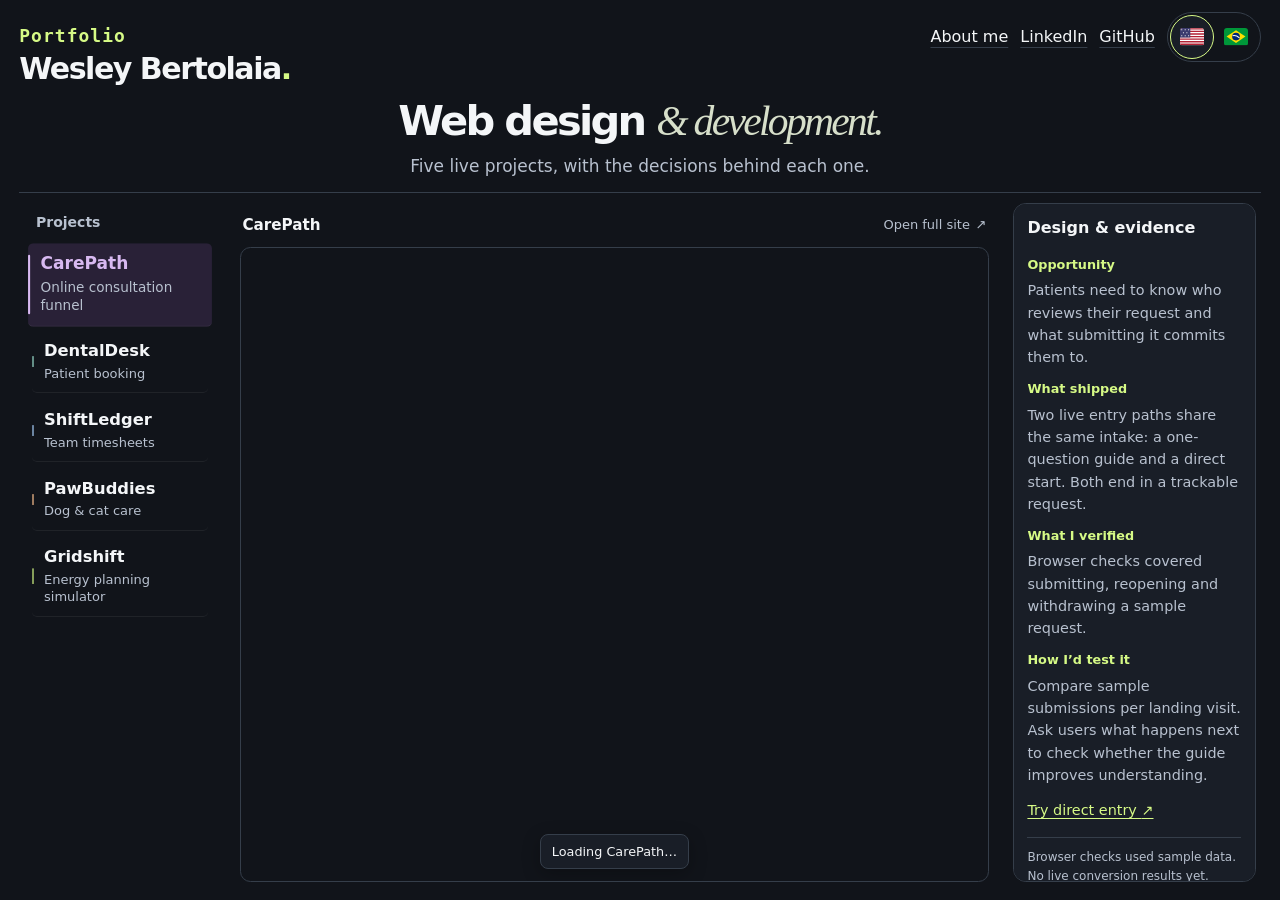
<file: index.html>
<!doctype html>
<html lang="en">
<head>
  <meta charset="utf-8">
  <meta name="viewport" content="width=device-width, initial-scale=1">
  <meta name="description" content="Wesley Bertolaia’s web design portfolio. Explore live projects in consultation intake, patient booking, and team timesheets.">
  <title>Wesley Bertolaia | Portfolio</title>
  <link rel="icon" href="data:,">
  <link rel="stylesheet" href="./style.css?v=project-accents">
  <script src="./locale.js?v=project-labels"></script>
  <script src="./preview.js?v=clean-preview" defer></script>
  <link rel="stylesheet" href="./locale.css?v=about-page">
  <script src="./entrance.js?v=sequence" defer></script>
</head>
<body class="portfolio-home">
  <header class="wrap masthead">
    <div class="site-identity">
      <p class="eyebrow">Portfolio</p>
      <p class="site-name">Wesley Bertolaia<span>.</span></p>
    </div>
    <nav aria-label="Main navigation">
      <a href="./about.html">About me</a>
      <a href="https://www.linkedin.com/in/wesleybertolaia/">LinkedIn</a>
      <a href="https://github.com/wesleybertolaia/">GitHub</a>
    <span data-language-menu></span></nav>
  </header>
  <main class="wrap">
    <section class="work-intro" aria-labelledby="about-title">
      <h1 id="about-title">Web design <em>&amp; development.</em></h1>
      <p class="profile-summary">Five live projects, with the decisions behind each one.</p>
    </section>
    <section class="shelf" id="demos" aria-labelledby="projects-title">
      <div class="project-list">
        <h2 id="projects-title">Projects</h2>
        <div class="project-cards">
          <button class="project-card" type="button" aria-pressed="true" aria-controls="live-preview" data-project="carepath" data-url="https://wesleybertolaia.github.io/carepath/?v=wide-preview">
            <span class="project-copy"><strong>CarePath</strong><span>Online consultation funnel</span></span>
          </button>
          <button class="project-card" type="button" aria-pressed="false" aria-controls="live-preview" data-project="dentaldesk" data-url="https://wesleybertolaia.github.io/dentaldesk/patient.html?v=landing">
            <span class="project-copy"><strong>DentalDesk</strong><span>Patient booking</span></span>
          </button>
          <button class="project-card" type="button" aria-pressed="false" aria-controls="live-preview" data-project="shiftledger" data-url="https://wesleybertolaia.github.io/shiftledger/?v=shiftledger-title">
            <span class="project-copy"><strong>ShiftLedger</strong><span>Team timesheets</span></span>
          </button>
          <button class="project-card" type="button" aria-pressed="false" aria-controls="live-preview" data-project="pawday" data-url="https://wesleybertolaia.github.io/pawday/?v=preview-spacing">
            <span class="project-copy"><strong>PawBuddies</strong><span>Dog &amp; cat care</span></span>
          </button>
          <button class="project-card" type="button" aria-pressed="false" aria-controls="live-preview" data-project="gridshift" data-url="https://wesleybertolaia.github.io/gridshift/?v=workspace-refresh">
            <span class="project-copy"><strong>Gridshift</strong><span>Energy planning simulator</span></span>
          </button>
        </div>
      </div>
      <section class="preview-panel" id="live-preview" aria-labelledby="preview-title">
        <header class="preview-bar">
          <h2 id="preview-title" tabindex="-1" aria-live="polite">CarePath</h2>
          <a id="open-demo" href="https://wesleybertolaia.github.io/carepath/">Open full site <span aria-hidden="true">↗</span></a>
        </header>
        <div class="demo-viewport">
          <p id="preview-status" class="preview-status" role="status" hidden></p>
        </div>
      </section>
      <aside class="project-notes" aria-labelledby="project-notes-title">
        <h2 id="project-notes-title">Design &amp; evidence</h2>
        <div aria-live="polite">
          <dl data-project-note="carepath">
            <dt>Opportunity</dt><dd>Patients need to know who reviews their request and what submitting it commits them to.</dd>
            <dt>What shipped</dt><dd>Two live entry paths share the same intake: a one-question guide and a direct start. Both end in a trackable request.</dd>
            <dt>What I verified</dt><dd>Browser checks covered submitting, reopening and withdrawing a sample request.</dd>
            <dt>How I’d test it</dt><dd>Compare sample submissions per landing visit. Ask users what happens next to check whether the guide improves understanding.</dd>
            <dd class="variant-link"><a href="https://wesleybertolaia.github.io/carepath/?path=direct">Try direct entry <span aria-hidden="true">↗</span></a></dd>
          </dl>
          <dl data-project-note="dentaldesk" hidden>
            <dt>Opportunity</dt><dd>A patient can mistake a requested time for a confirmed appointment and make plans too early.</dd>
            <dt>What shipped</dt><dd>Two headlines lead to the same booking flow. Patients choose a time before entering sample details and can track the clinic’s decision.</dd>
            <dt>What I verified</dt><dd>I tested a clinic decline, a patient retry and the updated status in the patient view.</dd>
            <dt>How I’d test it</dt><dd>Compare requests per landing visit across headlines. After submission, ask users whether their appointment is confirmed.</dd>
            <dd class="variant-link"><a href="https://wesleybertolaia.github.io/dentaldesk/patient.html?offer=times">Try availability-first headline <span aria-hidden="true">↗</span></a></dd>
          </dl>
          <dl data-project-note="shiftledger" hidden>
            <dt>Opportunity</dt><dd>When a shift comes back with an unclear rejection, employees have to guess what to fix.</dd>
            <dt>What shipped</dt><dd>Managers return a shift with a specific reason. Employees correct and resubmit it. Approved entries can be exported.</dd>
            <dt>What I verified</dt><dd>I tested returning a shift for a break correction, approving the resubmission and checking the exported minutes.</dd>
            <dt>How I’d test it</dt><dd>Give users a returned shift with an incorrect break. Measure correct resubmissions and time to fix the entry.</dd>
          </dl>
          <dl data-project-note="pawday" hidden>
            <dt>Opportunity</dt><dd>Pet owners comparing overnight stays need to know whether the service suits their animal and what the full stay costs.</dd>
            <dt>What shipped</dt><dd>Dog and cat owners see different care options and prices. The booking shows the total for the selected nights before they confirm.</dd>
            <dt>What I verified</dt><dd>I checked the price for a two-night cat stay and confirmed the booking could be reopened and cancelled after reload.</dd>
            <dt>How I’d test it</dt><dd>Compare an upfront nightly rate with pricing shown at review. Track completed bookings per service view and whether owners can correctly predict the total.</dd>
          </dl>
          <dl data-project-note="gridshift" hidden>
            <dt>Opportunity</dt><dd>A neighbourhood has a fixed budget, but the options that save the most money aren’t always the ones that cut peak demand.</dd>
            <dt>What shipped</dt><dd>Visitors build a plan, pin it and see how a different allocation changes three outcomes. The assumptions are visible.</dd>
            <dt>What I verified</dt><dd>The simulator enforces the budget and uses illustrative values for a fictional neighbourhood.</dd>
            <dt>How I’d test it</dt><dd>Ask users to pick a plan for a peak-demand goal, then explain what they gave up to reach it.</dd>
          </dl>
        </div>
        <p class="case-note-status">Browser checks used sample data. No live conversion results yet.</p>
      </aside>
    </section>
  </main>
</body>
</html>
</file>
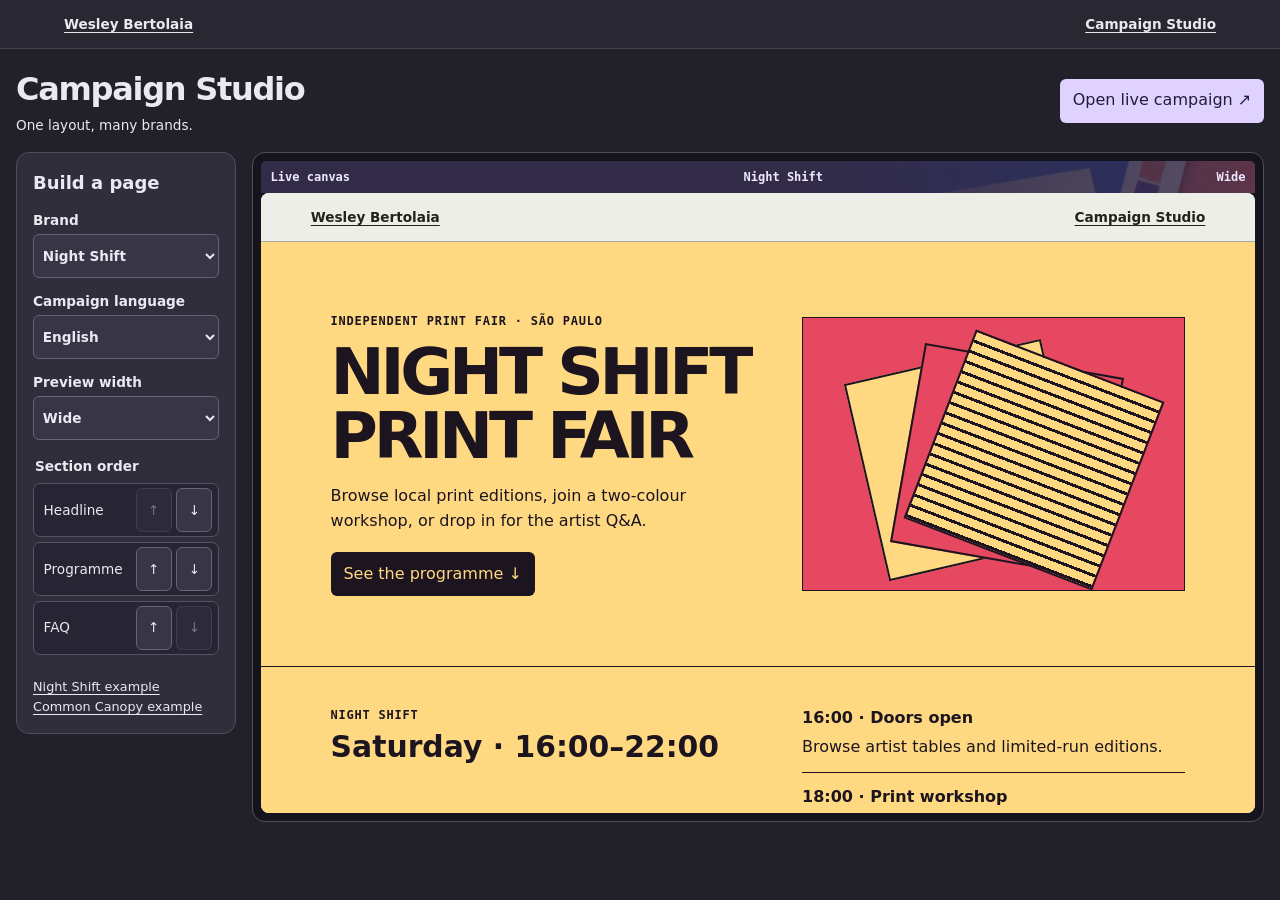
<file: campaign-studio/index.html>
<!doctype html>
<html lang="en">
<head>
  <meta charset="utf-8">
  <meta name="viewport" content="width=device-width, initial-scale=1">
  <meta name="description" content="Build and preview campaign pages from reusable sections.">
  <title>Campaign Studio | Wesley Bertolaia</title>
  <link rel="stylesheet" href="./studio.css?v=editor-chrome">
  <script src="./studio.js?v=editor-chrome" defer></script>
</head>
<body>
  <header class="top"><a href="../">Wesley Bertolaia</a><a href="./">Campaign Studio</a></header>
  <main id="app"></main>
</body>
</html>
</file>
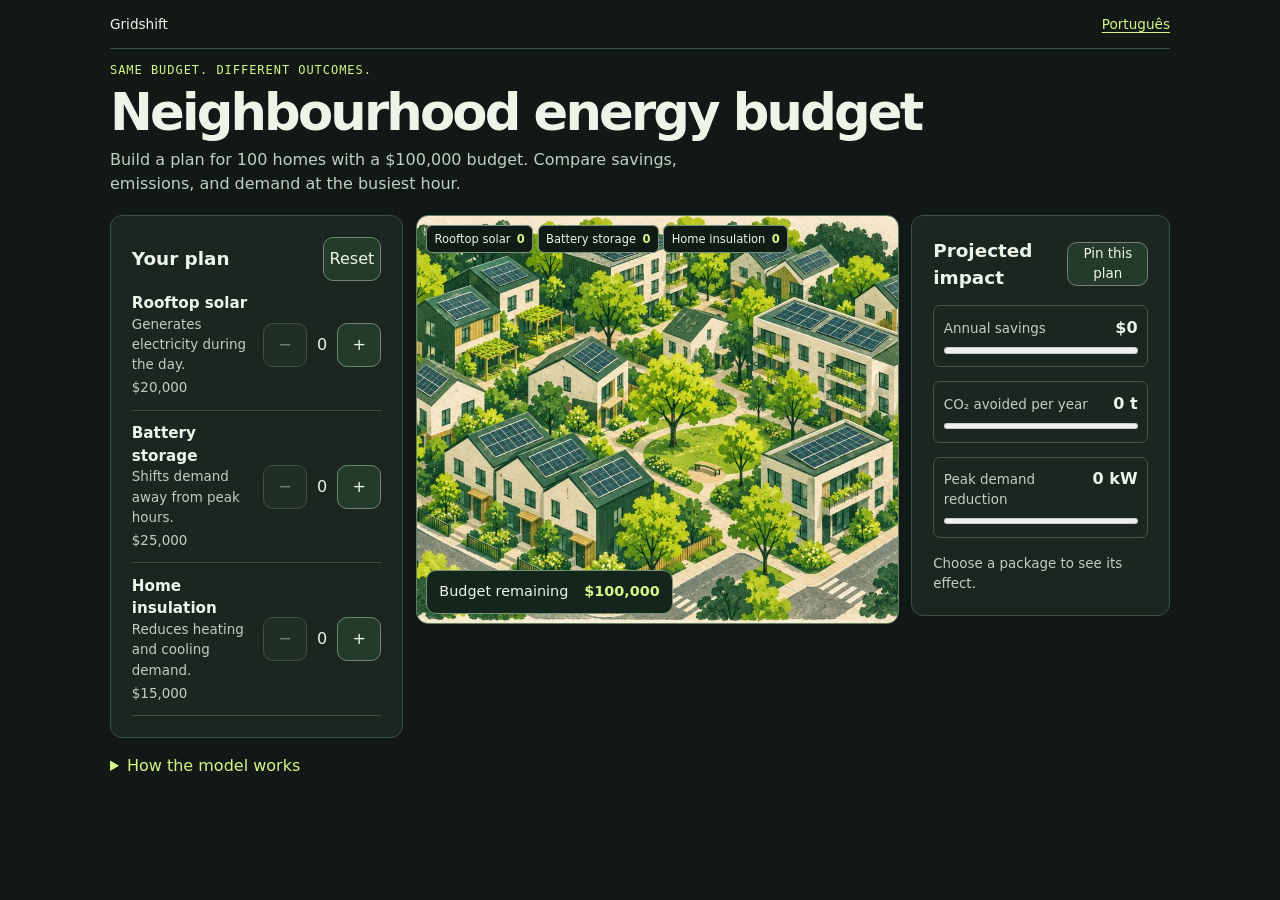
<file: gridshift/index.html>
<!doctype html>
<html lang="en">
<head>
  <meta charset="utf-8">
  <meta name="viewport" content="width=device-width, initial-scale=1">
  <meta name="description" content="Explore trade-offs in a fictional neighbourhood energy plan.">
  <title>Gridshift | Energy planning</title>
  <link rel="stylesheet" href="./grid.css?v=planning-board">
  <script src="./grid.js?v=planning-board" defer></script>
</head>
<body>
  <header><span>Gridshift</span><a id="language" href="?lang=pt-BR" lang="pt-BR">Português</a></header>
  <main>
    <section class="hero">
      <div class="hero-copy">
      <p class="eyebrow" data-text="eyebrow">Same budget. Different outcomes.</p>
      <h1 data-text="title">Neighbourhood energy budget</h1>
      <p data-text="intro">Build a plan for 100 homes with a $100,000 budget. Compare savings, emissions, and demand at the busiest hour.</p>
      </div>
    </section>
    <section class="planner" aria-label="Energy plan">
      <div class="choices">
        <div class="section-head"><h2 data-text="plan">Your plan</h2><button id="reset" type="button" data-text="reset">Reset</button></div>
        <div id="choices"></div>
      </div>
      <div class="grid-scene">
        <div class="map-counts" id="map-counts"></div>
        <img class="grid-hero-photo" src="./header-visual.jpg" alt="" width="1200" height="800">
        <div class="budget"><span data-text="remaining">Budget remaining</span><strong id="remaining"></strong></div>
      </div>
      <div class="results">
        <div class="section-head"><h2 data-text="impact">Projected impact</h2><button id="pin" type="button" data-text="pin">Pin this plan</button></div>
        <dl id="results"></dl>
        <p class="takeaway" id="takeaway"></p>
      </div>
    </section>
    <details>
      <summary data-text="method">How the model works</summary>
      <p data-text="assumptions">This is a fictional scenario. Each package has a fixed cost and an illustrative benefit. Estimates are added together and do not account for interactions, local tariffs, or battery degradation. Amounts are in USD.</p>
    </details>
  </main>
</body>
</html>
</file>
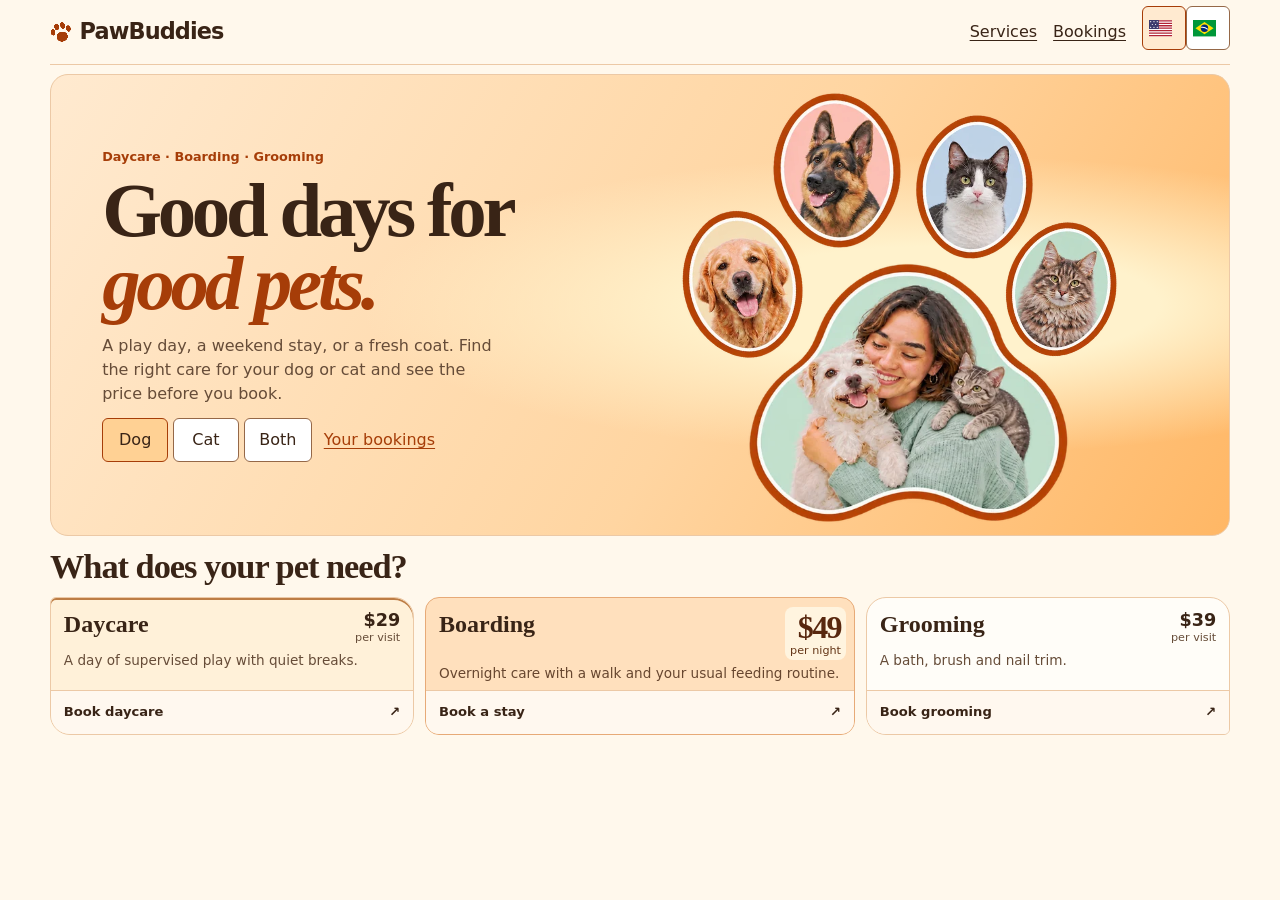
<file: pawday/index.html>
<!doctype html>
<html lang="en">
<head>
  <meta charset="utf-8">
  <meta name="viewport" content="width=device-width, initial-scale=1">
  <meta name="description" content="PawBuddies daycare, boarding and grooming for dogs and cats.">
  <title>PawBuddies | Daycare, boarding & grooming</title>
  <link rel="preload" as="image" type="image/webp" href="./pawday-stickers.webp?v=forward">
  <link rel="stylesheet" href="./pawday.css?v=preview-spacing">
  <script src="../locale.js?v=pet-bundle" defer></script>
  <script src="./pawday.js?v=service-cards" defer></script>
</head>
<body>
  <header class="wrap top"><a class="brand" href="#home"><span class="brand-mark" aria-hidden="true"></span> PawBuddies</a><nav><a href="#services">Services</a><a href="#bookings">Bookings</a><span data-language-menu></span></nav></header>
  <main class="wrap">
    <section class="hero" aria-labelledby="headline">
      <div class="hero-copy"><p class="kicker">Daycare · Boarding · Grooming</p>
        <h1 id="headline" tabindex="-1">Good days for <em>good pets.</em></h1>
        <p>A play day, a weekend stay, or a fresh coat. Find the right care for your dog or cat and see the price before you book.</p>
        <div class="hero-actions">
          <div class="species hero-species" role="group" aria-label="Pet type">
            <button type="button" data-species="dog" aria-pressed="true">Dog</button>
            <button type="button" data-species="cat" aria-pressed="false">Cat</button><button type="button" data-species="both" aria-pressed="false">Both</button>
          </div>
          <a class="button" href="#services">Find pet care <span aria-hidden="true">↗</span></a>
          <a class="secondary-link" href="#bookings">Your bookings</a>
        </div>
        <a class="button preview-launch" href="#services">Find pet care</a>
      </div>
      <figure class="portrait" data-pet="dog" aria-hidden="true">
        <span class="portrait-sticker portrait-center"></span>
        <span class="portrait-pair portrait-dogs">
          <span class="portrait-sticker portrait-retriever"></span>
          <span class="portrait-sticker portrait-shepherd"></span>
        </span>
        <span class="portrait-pair portrait-cats">
          <span class="portrait-sticker portrait-tabby"></span>
          <span class="portrait-sticker portrait-tuxedo"></span>
        </span>
      </figure>
    </section>
    <div id="service-placement"></div>
    <section id="services" aria-labelledby="services-title">
      <a class="panel-back" href="#home">Back to PawBuddies</a>
      <div class="section-head"><h2 id="services-title" tabindex="-1">What does your pet need?</h2>
        <div class="species" role="group" aria-label="Pet type"><button type="button" data-species="dog" aria-pressed="true">Dog</button><button type="button" data-species="cat" aria-pressed="false">Cat</button><button type="button" data-species="both" aria-pressed="false">Both</button></div>
      </div>
      <div class="services" id="service-list"></div>
    </section>
  </main>
  <dialog id="booking-dialog" class="landing-dialog" aria-labelledby="booking-title">
    <div id="service-dialog-slot"></div>
    <section class="booking" id="booking" hidden aria-labelledby="booking-title">
      <a class="panel-back" href="#services">Back to services</a>
      <h2 id="booking-title" tabindex="-1">Plan a visit</h2>
      <p id="service-summary"></p>
      <form id="visit-form">
        <label class="pet-field"><span id="primary-pet-label">Sample pet</span><select name="pet" required></select></label>
        <label id="companion-field" hidden>Sample cat<select name="companion" required disabled></select></label>
        <label><span id="arrival-label">Start date</span><input type="date" name="start" id="arrival" required></label>
        <label id="end-label">Checkout date<input type="date" name="end" id="checkout"></label>
        <label id="time-label">Time<select name="time"><option>09:00</option><option>12:00</option><option>15:00</option></select></label>
        <div class="form-summary" id="stay-estimate" hidden>
          <span id="stay-rate"></span><output id="stay-total" for="arrival checkout" aria-live="polite"></output>
        </div>
        <p id="booking-error" role="alert"></p>
        <div class="form-actions"><button class="button" type="submit">Review booking</button></div>
      </form>
      <div id="review" hidden><dl id="review-details"></dl><p>Sample booking. No payment is taken.</p>
        <div class="actions"><button class="button" type="button" id="confirm">Confirm sample booking</button><button type="button" id="edit">Edit details</button></div>
      </div>
    </section>
    <section class="booking" id="bookings" hidden aria-labelledby="bookings-title">
      <a class="panel-back" href="#home">Back to PawBuddies</a>
      <h2 id="bookings-title" tabindex="-1">Your bookings</h2>
      <p id="booking-status" role="status"></p>
      <div id="history"></div>
      <div class="booking-pages" id="booking-pages" hidden>
        <button type="button" id="previous-booking">Previous booking</button>
        <output id="booking-page" aria-live="polite"></output>
        <button type="button" id="next-booking">Next booking</button>
      </div>
      <p class="booking-disclosure">Practice bookings stay on this device.</p>
    </section>
  </dialog>
</body>
</html>
</file>
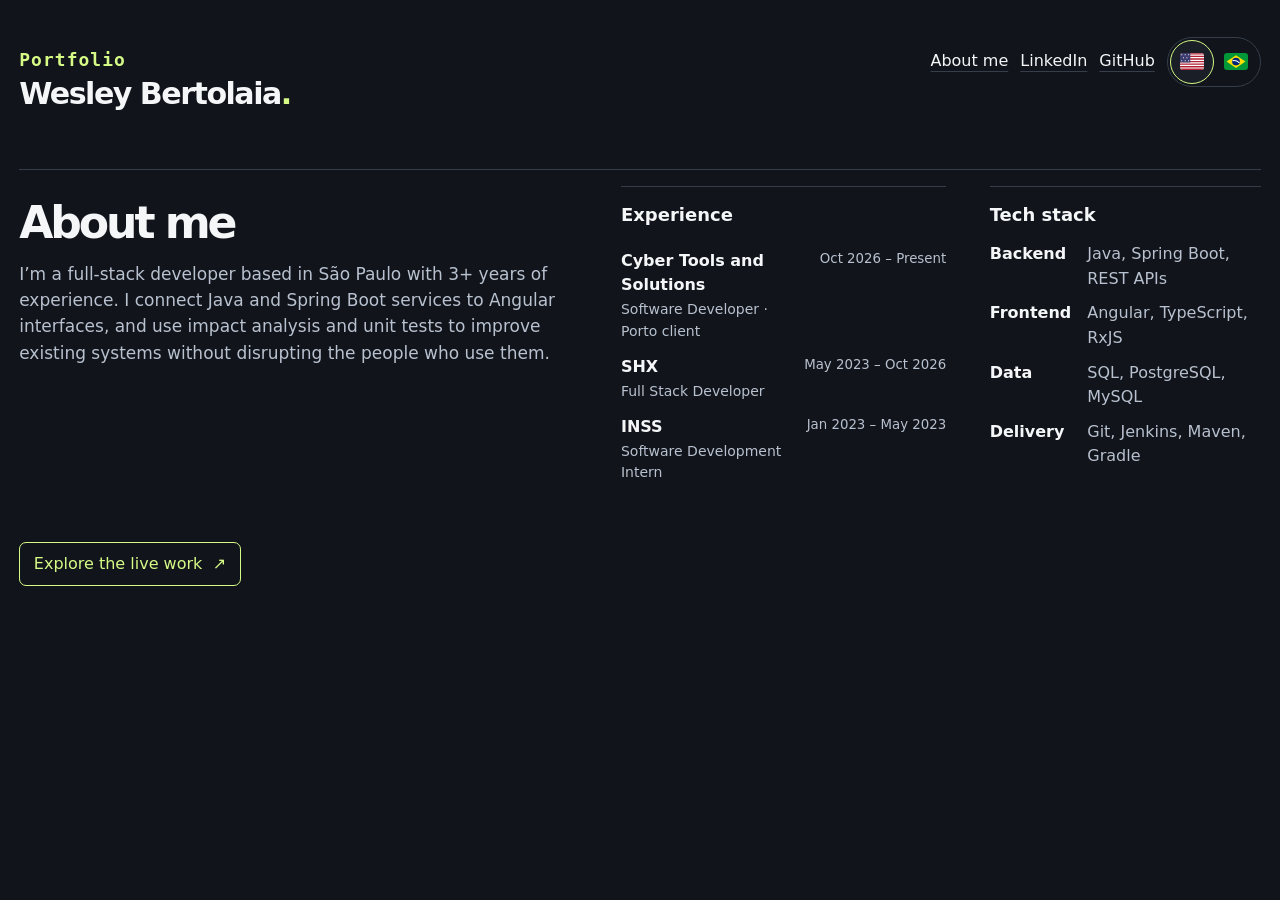
<file: about.html>
<!doctype html>
<html lang="en">
<head>
  <meta charset="utf-8">
  <meta name="viewport" content="width=device-width, initial-scale=1">
  <meta name="description" content="About Wesley Bertolaia: professional experience and technical skills.">
  <title>Wesley Bertolaia | About me</title>
  <link rel="icon" href="data:,">
  <link rel="stylesheet" href="./style.css?v=about-page">
  <script src="./locale.js?v=about-page"></script>
  <link rel="stylesheet" href="./locale.css?v=about-page">
  <script src="./entrance.js?v=sequence" defer></script>
</head>
<body>
  <header class="wrap masthead">
    <div class="site-identity">
      <p class="eyebrow">Portfolio</p>
      <a class="site-name" href="./">Wesley Bertolaia<span>.</span></a>
    </div>
    <nav aria-label="Main navigation">
      <a href="./about.html" aria-current="page">About me</a>
      <a href="https://www.linkedin.com/in/wesleybertolaia/">LinkedIn</a>
      <a href="https://github.com/wesleybertolaia/">GitHub</a>
    <span data-language-menu></span></nav>
  </header>
  <main class="wrap">
    <section class="about-intro" id="about" aria-labelledby="background-title">
      <div class="profile-bio">
        <h1 id="background-title">About me</h1>
        <p class="profile-summary">I’m a full-stack developer based in São Paulo with 3+ years of experience. I connect Java and Spring Boot services to Angular interfaces, and use impact analysis and unit tests to improve existing systems without disrupting the people who use them.</p>
      </div>
      <div class="profile-details">
        <section aria-labelledby="experience-title">
          <h2 id="experience-title">Experience</h2>
          <ul class="experience-list">
            <li><strong>Cyber Tools and Solutions</strong><span>Software Developer · Porto client</span><small>Oct 2026 – Present</small></li>
            <li><strong>SHX</strong><span>Full Stack Developer</span><small>May 2023 – Oct 2026</small></li>
            <li><strong>INSS</strong><span>Software Development Intern</span><small>Jan 2023 – May 2023</small></li>
          </ul>
        </section>
        <section aria-labelledby="stack-title">
          <h2 id="stack-title">Tech stack</h2>
          <dl class="stack-list">
            <dt>Backend</dt><dd>Java, Spring Boot, REST APIs</dd>
            <dt>Frontend</dt><dd>Angular, TypeScript, RxJS</dd>
            <dt>Data</dt><dd>SQL, PostgreSQL, MySQL</dd>
            <dt>Delivery</dt><dd>Git, Jenkins, Maven, Gradle</dd>
          </dl>
        </section>
      </div>
    </section>
    <a class="work-cta" href="./#demos">Explore the live work <span aria-hidden="true">↗</span></a>
  </main>
</body>
</html>
</file>
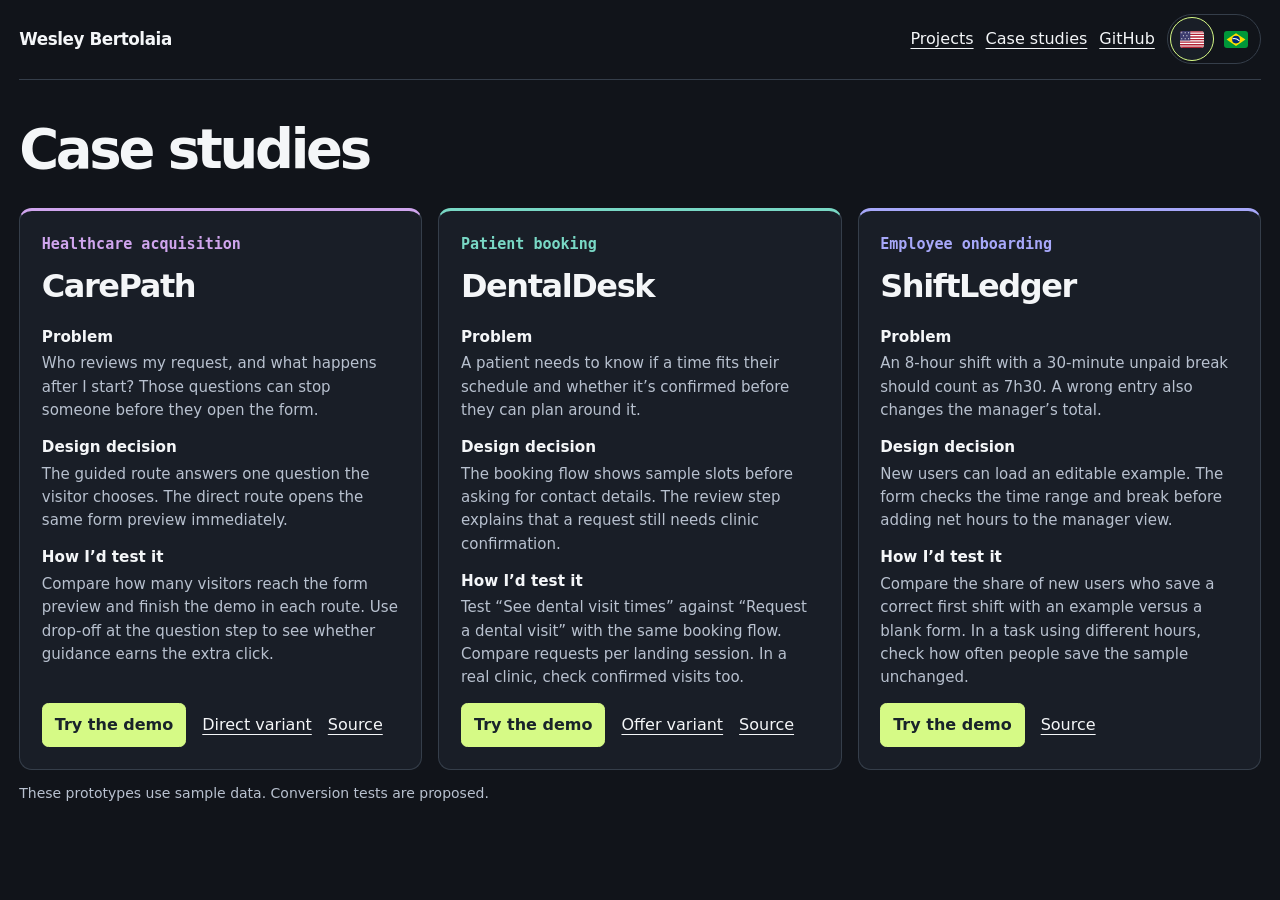
<file: case-studies.html>
<!doctype html>
<html lang="en">
<head>
  <meta charset="utf-8">
  <meta name="viewport" content="width=device-width, initial-scale=1">
  <meta name="description" content="Three case studies by Wesley Bertolaia in consultation acquisition, patient booking, and employee onboarding.">
  <title>Case Studies | Wesley Bertolaia</title>
  <link rel="icon" href="data:,">
  <link rel="stylesheet" href="./style.css?v=balanced">
  <link rel="stylesheet" href="./locale.css?v=flag-toggle">
  <script src="./locale.js?v=project-labels"></script>
</head>
<body>
  <header class="wrap top">
    <a class="wordmark" href="./">Wesley Bertolaia</a>
    <nav aria-label="Main navigation"><a href="./#demos">Projects</a><a href="./case-studies.html" aria-current="page">Case studies</a><a href="https://github.com/wesleybertolaia/">GitHub</a><span data-language-menu></span></nav>
  </header>
  <main class="wrap case-page">
    <h1>Case studies</h1>
    <div class="case-grid">
      <article class="case case-care" id="carepath">
        <header><p class="eyebrow">Healthcare acquisition</p><h2>CarePath</h2></header>
        <section><h3>Problem</h3><p>Who reviews my request, and what happens after I start? Those questions can stop someone before they open the form.</p></section>
        <section><h3>Design decision</h3><p>The guided route answers one question the visitor chooses. The direct route opens the same form preview immediately.</p></section>
        <section><h3>How I’d test it</h3><p>Compare how many visitors reach the form preview and finish the demo in each route. Use drop-off at the question step to see whether guidance earns the extra click.</p></section>
        <div class="links"><a class="button" href="./?demo=carepath#demos">Try the demo</a><a href="https://wesleybertolaia.github.io/carepath/?path=direct">Direct variant</a><a href="https://github.com/wesleybertolaia/carepath">Source</a></div>
      </article>
      <article class="case case-dental" id="dentaldesk">
        <header><p class="eyebrow">Patient booking</p><h2>DentalDesk</h2></header>
        <section><h3>Problem</h3><p>A patient needs to know if a time fits their schedule and whether it’s confirmed before they can plan around it.</p></section>
        <section><h3>Design decision</h3><p>The booking flow shows sample slots before asking for contact details. The review step explains that a request still needs clinic confirmation.</p></section>
        <section><h3>How I’d test it</h3><p>Test “See dental visit times” against “Request a dental visit” with the same booking flow. Compare requests per landing session. In a real clinic, check confirmed visits too.</p></section>
        <div class="links"><a class="button" href="./?demo=dentaldesk#demos">Try the demo</a><a href="https://wesleybertolaia.github.io/dentaldesk/patient.html?offer=times">Offer variant</a><a href="https://github.com/wesleybertolaia/dentaldesk">Source</a></div>
      </article>
      <article class="case case-shift" id="shiftledger">
        <header><p class="eyebrow">Employee onboarding</p><h2>ShiftLedger</h2></header>
        <section><h3>Problem</h3><p>An 8-hour shift with a 30-minute unpaid break should count as 7h30. A wrong entry also changes the manager’s total.</p></section>
        <section><h3>Design decision</h3><p>New users can load an editable example. The form checks the time range and break before adding net hours to the manager view.</p></section>
        <section><h3>How I’d test it</h3><p>Compare the share of new users who save a correct first shift with an example versus a blank form. In a task using different hours, check how often people save the sample unchanged.</p></section>
        <div class="links"><a class="button" href="./?demo=shiftledger#demos">Try the demo</a><a href="https://github.com/wesleybertolaia/shiftledger">Source</a></div>
      </article>
    </div>
    <p class="evidence">These prototypes use sample data. Conversion tests are proposed.</p>
  </main>
</body>
</html>
</file>
<file: style.css>
:root {
  color-scheme: dark;
  --bg: #11141a;
  --panel: #191e27;
  --line: #353e4a;
  --ink: #f4f6f8;
  --mute: #b8c1cf;
  --lime: #d6fa86;
  font: 16px/1.55 system-ui, sans-serif;
  color: var(--ink);
  background: var(--bg);
}
* { box-sizing: border-box; }
[hidden] { display: none !important; }
body { margin: 0; }
.wrap { width: min(1720px, calc(100% - clamp(1.5rem, 3vw, 3rem))); margin-inline: auto; }
.top, .bottom { display: flex; flex-wrap: wrap; justify-content: space-between; align-items: center; gap: .65rem 1.5rem; padding-block: .9rem; border-bottom: 1px solid var(--line); }
.top nav, .links, .footer-links { display: flex; flex-wrap: wrap; align-items: center; gap: .55rem 1rem; }
a { color: inherit; text-underline-offset: .24em; }
a:hover { color: var(--lime); }
.wordmark { font-size: 1.55rem; font-weight: 850; letter-spacing: -.095em; text-decoration: none; }
h1, h2, h3, h4, p { margin: 0; }
.eyebrow { color: var(--lime); font: 720 .875rem/1.5 ui-monospace, monospace; letter-spacing: .06em; margin-bottom: .45rem; }
.shelf { display: grid; grid-template-columns: minmax(220px, 270px) minmax(0, 1fr); gap: clamp(.85rem, 2.5vw, 1.5rem); align-items: start; border-top: 1px solid var(--line); padding-top: 1rem; }
.project-list h2 { margin: .55rem .75rem .45rem; color: var(--mute); font-size: .875rem; font-weight: 650; }
.project-cards { display: grid; gap: .4rem; padding: .25rem .5rem; }
.project-card {
  position: relative;
  display: flex;
  align-items: center;
  width: 100%;
  min-width: 0;
  min-height: 60px;
  padding: .63rem .75rem;
  border: 0;
  border-bottom: 1px solid #ffffff10;
  border-radius: 5px;
  background: transparent;
  color: var(--ink);
  text-align: left;
  font: inherit;
  cursor: pointer;
  transform: scale(1);
}
.project-card:hover { background: #ffffff06; }
.project-card[data-project="carepath"] { --project-accent: #d8b9f1; --project-fill: #292137; }
.project-card[data-project="dentaldesk"] { --project-accent: #9be0cf; --project-fill: #1b302e; }
.project-card[data-project="shiftledger"] { --project-accent: #a9cffb; --project-fill: #1d2c43; }
.project-card[data-project="pawday"] { --project-accent: #ffc28f; --project-fill: #34291f; }
.project-card[data-project="gridshift"] { --project-accent: #d6fa86; --project-fill: #253020; }
.project-card[aria-pressed="true"] {
  z-index: 1;
  background: var(--project-fill);
  transform: scale(1.045);
}
.project-card[aria-pressed="true"] strong { color: var(--project-accent); }
.project-card::before {
  content: "";
  position: absolute;
  inset: .7rem auto .7rem 0;
  width: 2px;
  border-radius: 2px;
  background: var(--project-accent);
  opacity: .6;
  transform: scaleY(.28);
}
.project-card[aria-pressed="true"]::before { opacity: 1; transform: scaleY(1); }
.project-card:focus-visible { outline-offset: -3px; }
.project-copy strong { display: block; font-size: 1.02rem; line-height: 1.2; font-weight: 680; }
.project-copy > span { display: block; margin-top: .25rem; color: var(--mute); font-size: .8125rem; line-height: 1.35; }
.preview-panel { min-width: 0; scroll-margin-top: .7rem; }
.preview-bar {
  display: flex;
  align-items: center;
  justify-content: space-between;
  gap: .75rem;
  min-height: 44px;
  padding-inline: .15rem;
}
.preview-bar h2 { min-width: 0; overflow: hidden; text-overflow: ellipsis; white-space: nowrap; font-size: .95rem; font-weight: 650; }
.preview-bar a {
  display: inline-flex;
  align-items: center;
  gap: .35rem;
  flex: none;
  min-height: 44px;
  color: var(--mute);
  font-size: .8125rem;
  text-decoration: none;
}
.preview-bar a:hover { color: var(--ink); text-decoration: underline; }
iframe { display: block; width: 100%; height: 640px; border: 0; border-top: 1px solid var(--line); background: #f8f3ec; color-scheme: light; }
:focus-visible { outline: 3px solid var(--lime); outline-offset: 3px; }
.case { margin-bottom: 1rem; background: var(--panel); border: 1px solid var(--line); border-radius: .8rem; overflow: hidden; scroll-margin-top: 1rem; }
.button { display: inline-flex; min-height: 44px; align-items: center; padding: .45rem .75rem; border: 1px solid var(--lime); border-radius: .4rem; background: var(--lime); color: #19232a; text-decoration: none; font: inherit; font-weight: 700; cursor: pointer; }
.button:hover { background: #ecffba; color: #19232a; }
.button.outline { background: var(--panel); color: var(--ink); border-color: var(--line); }
.button.outline:hover { background: #293241; }
@media (max-width: 740px) {
  .wrap { width: calc(100% - 1.5rem); }
  .shelf { grid-template-columns: 1fr; }
  iframe { height: 520px; }
}
@media (prefers-reduced-motion: no-preference) {
  html { scroll-behavior: smooth; }
  .project-card { transition: background-color .18s ease, transform .26s cubic-bezier(.2,.75,.24,1); }
  .project-card::before { transition: opacity .18s ease, transform .2s ease-out; }
}
.wordmark { font-size: 1.05rem; letter-spacing: -.025em; }
.case-page { padding-block: 1.75rem 1rem; }
.case-page h1 { margin-bottom: 1rem; font-size: clamp(2rem, 5vw, 3.4rem); letter-spacing: -.06em; }
.case-grid { display: grid; grid-template-columns: repeat(3, minmax(0, 1fr)); gap: 1rem; }
.case { display: flex; flex-direction: column; gap: .85rem; min-width: 0; margin: 0; padding: clamp(1rem, 2vw, 1.35rem); border-top: 3px solid var(--case-accent); }
.case-care { --case-accent: #d0a5ee; }
.case-dental { --case-accent: #79d8c5; }
.case-shift { --case-accent: #a7a8fa; }
.case .eyebrow { color: var(--case-accent); letter-spacing: 0; }
.case h2 { font-size: clamp(1.55rem, 2.9vw, 2rem); letter-spacing: -.045em; }
.case h3 { font-size: .95rem; margin-bottom: .2rem; }
.case section p, .evidence { color: var(--mute); }
.case .links { margin-top: auto; }
.case p { font-size: .94rem; }
.evidence { margin: .85rem 0 0; font-size: .875rem; }
@media (max-width: 800px) { .case-grid { grid-template-columns: 1fr; } }
.masthead {
  display: flex;
  flex-wrap: wrap;
  align-items: baseline;
  justify-content: space-between;
  gap: .75rem 1.8rem;
  padding-block: clamp(1.15rem, 3vw, 2.3rem) clamp(1rem, 2vw, 1.65rem);
}
.masthead h1 {
  font-size: clamp(2.2rem, 4.6vw, 4.5rem);
  line-height: .95;
  letter-spacing: -.085em;
  text-wrap: balance;
}
.masthead h1 span { display: inline-block; color: var(--lime); }
.masthead nav { display: flex; flex-wrap: wrap; gap: .35rem 1.2rem; }
.masthead nav a { padding-block: .35rem; text-decoration-color: var(--line); text-underline-offset: .33rem; }
.masthead nav a:hover { text-decoration-color: currentColor; }
@media (prefers-reduced-motion: no-preference) {
  .masthead h1 span { animation: punctuation-in .46s cubic-bezier(.23,.8,.36,1) both; }
  @keyframes punctuation-in {
    from { opacity: 0; transform: translateY(-.22em); }
    to { opacity: 1; transform: translateY(0); }
  }
}

.site-name {
  font-size: 1.35rem;
  font-weight: 700;
  letter-spacing: -.05em;
}
.site-name span { color: var(--lime); }
.site-identity .eyebrow { margin-bottom: .15rem; }
.about-intro {
  max-width: 940px;
  margin-inline: auto;
  padding-block: clamp(2.75rem, 6vw, 6rem) clamp(2.5rem, 5vw, 4.5rem);
  scroll-margin-top: 1rem;
}
.about-label {
  display: flex;
  align-items: center;
  gap: .65rem;
  color: var(--mute);
  font-size: .75rem;
  letter-spacing: .1em;
  text-transform: uppercase;
}
.about-label::before {
  content: "";
  width: .45rem;
  height: .45rem;
  border-radius: 50%;
  background: var(--lime);
}
.about-intro h1 {
  margin-block: 1.15rem 1.85rem;
  font-size: clamp(2.6rem, 6vw, 5.3rem);
  line-height: 1.02;
  letter-spacing: -.07em;
  font-weight: 560;
}
.about-intro h1 em {
  color: #d7dfca;
  font-family: Georgia, serif;
  font-weight: 400;
  letter-spacing: -.055em;
}
.profile-summary { max-width: 56ch; color: var(--mute); font-size: 1.0625rem; }
.profile-details {
  display: grid;
  grid-template-columns: minmax(0, 1.2fr) minmax(0, 1fr);
  gap: 2rem clamp(2rem, 6vw, 5rem);
  margin-top: 2.25rem;
}
.profile-details section { border-top: 1px solid var(--line); padding-top: .85rem; }
.profile-details h2 { font-size: 1.125rem; }
.experience-list, .stack-list { margin: .85rem 0 0; padding: 0; }
.experience-list { list-style: none; }
.experience-list li {
  display: grid;
  grid-template-columns: minmax(0, 1fr) auto;
  gap: .05rem .7rem;
  padding-block: .4rem;
}
.experience-list li span { grid-column: 1; grid-row: 2; font-size: .875rem; color: var(--mute); }
.experience-list small { grid-column: 2; grid-row: 1; align-self: baseline; color: var(--mute); }
.stack-list { display: grid; grid-template-columns: auto minmax(0, 1fr); gap: .6rem 1rem; }
.stack-list dt { font-weight: 600; }
.stack-list dd { margin: 0; color: var(--mute); }
#demos { scroll-margin-top: .75rem; }
@media (max-width: 740px) {
  .profile-details { grid-template-columns: 1fr; }
}
@media (max-width: 420px) {
  .experience-list li { grid-template-columns: 1fr; }
  .experience-list small { grid-column: 1; grid-row: auto; }
}

.project-notes {
  min-width: 0;
  padding: 1rem;
  border: 1px solid var(--line);
  border-radius: .8rem;
  background: var(--panel);
}
.project-notes h2 { font-size: 1rem; }
.project-notes dl { margin: .9rem 0 0; }
.project-notes dt { font-size: .8rem; font-weight: 700; color: var(--lime); }
.project-notes dd { margin: .3rem 0 0; color: var(--mute); font-size: .9rem; }
.project-notes dd + dt { margin-top: .95rem; }
@media (min-width: 741px) and (max-width: 1099px) {
  .project-notes { grid-column: 2; }
}
@media (min-width: 1100px) {
  .shelf {
    grid-template-columns: clamp(175px, 15vw, 236px) minmax(0, 1fr) clamp(210px, 19vw, 280px);
  }
}

/* Use the same page width for the profile and projects. */
.about-intro {
  max-width: none;
  padding-block: 1rem clamp(1.4rem, 2.8vw, 2.6rem);
}
.about-intro h1 {
  margin-block: .85rem 1rem;
  font-size: clamp(2.4rem, 3.45vw, 4.25rem);
}
.profile-details { margin-top: 1.4rem; }
@media (min-width: 1100px) {
  .about-intro {
    display: grid;
    grid-template-columns: minmax(0, 1.65fr) minmax(0, 1.9fr);
    gap: clamp(1.5rem, 3.6vw, 4.5rem);
    align-items: start;
  }
  .profile-bio { padding-top: .85rem; }
  .profile-details {
    margin-top: 0;
    gap: clamp(1.25rem, 3.4vw, 4rem);
  }
}

.site-identity .eyebrow { font-size: clamp(1rem, 1.4vw, 1.55rem); }
.site-name { font-size: clamp(1.65rem, 2.35vw, 2.7rem); line-height: 1.15; }

/* Keep the preview viewport independent of the embedded page's height. */
.project-list, .profile-bio, .profile-details > section { min-width: 0; }

@media (max-width: 1099px) {
  .shelf { grid-template-columns: minmax(0, 1fr); }
  .project-notes { grid-column: auto; }
}
@media (max-width: 1099px) {
  .project-cards { grid-template-columns: repeat(3, minmax(0, 1fr)); }
  .project-card { height: 100%; }
}
@media (max-width: 559px) {
  .masthead { align-items: center; }
  .project-cards { gap: .4rem; padding-inline: .25rem; }
  .project-card[aria-pressed="true"] { transform: scale(1.025); }
  .project-card {
    min-height: 48px;
    padding: .45rem .25rem;
    justify-content: center;
    text-align: center;
  }
  .project-card .project-copy strong { font-size: clamp(.75rem, 3.2vw, .95rem); }
  .project-card .project-copy > span { display: none; }
}

.case-note-status {
  margin-top: .95rem;
  padding-top: .65rem;
  border-top: 1px solid var(--line);
  color: var(--mute);
  font-size: .75rem;
}

.work-intro { padding-block: clamp(1.75rem, 4vw, 3.8rem) 1.8rem; }
.work-intro h1 {
  max-width: 19ch;
  margin: .75rem 0;
  font-size: clamp(2.45rem, 5vw, 5rem);
  line-height: 1.04;
  letter-spacing: -.065em;
  text-wrap: balance;
}
.work-intro h1 em { color: #d7dfca; font: italic 400 1em Georgia, serif; }
.work-intro .profile-summary { max-width: 63ch; }
.work-cta {
  display: inline-flex;
  align-items: center;
  gap: .65rem;
  min-height: 44px;
  margin-top: 1rem;
  padding: .45rem .85rem;
  border: 1px solid var(--lime);
  border-radius: 7px;
  color: var(--lime);
  text-decoration: none;
}
.work-cta:hover { background: var(--lime); color: #171c14; }
.about-intro { margin-top: 2rem; border-top: 1px solid var(--line); }
.profile-bio h2 { margin-bottom: .6rem; font-size: 1.125rem; }
.project-notes .variant-link { margin-top: .8rem; }
.variant-link a { color: var(--lime); }

.more-work,.turnaround { padding-block: 2rem; }
.more-work { border-top: 1px solid var(--line); margin-top: 1.5rem; }
.work-pair { display: grid; grid-template-columns: repeat(2,minmax(0,1fr)); gap: .85rem; margin-top: 1rem; }
.work-pair > * { position: relative; display: block; padding: 1rem; border: 1px solid var(--line); border-radius: .7rem; background: var(--panel); }
.work-pair > a { padding-right: 2.2rem; text-decoration: none; }
.work-pair > a > span { position: absolute; right: .9rem; top: .9rem; color: var(--lime); }
.work-pair p,.turnaround-evidence p { color: var(--mute); margin-block: .35rem; }
.turnaround { max-width: 900px; }
.turnaround h1 { margin-block: .75rem; font-size: clamp(2.2rem,6vw,4.5rem); line-height: 1; letter-spacing: -.06em; }
.turnaround h2 { font-size: 1.05rem; }
.turnaround-evidence { margin-top: 1.65rem; }
@media (max-width:600px) { .work-pair { grid-template-columns: 1fr; } }

@media (max-width: 559px) { .project-cards { grid-template-columns: repeat(2,minmax(0,1fr)); } }

.portfolio-home .work-intro { padding-block: .15rem .8rem; text-align: center; }
.portfolio-home .work-intro h1 {
  max-width: none;
  margin: .35rem 0 .5rem;
  font-size: clamp(2rem, 3.25vw, 3.4rem);
}
.portfolio-home .work-intro .profile-summary { margin-inline: auto; }

@media (min-width: 1100px) and (min-height: 640px) {
  .portfolio-home {
    display: grid;
    grid-template-rows: auto minmax(0, 1fr);
    height: 100svh;
    overflow: clip;
  }
  .portfolio-home .masthead { padding-block: .75rem .15rem; }
  .portfolio-home main {
    display: grid;
    grid-template-rows: auto minmax(0, 1fr);
    min-height: 0;
    padding-bottom: .85rem;
  }
  .portfolio-home .shelf {
    min-height: 0;
    overflow: clip;
    padding: .65rem .3rem .25rem;
  }
  .portfolio-home .project-list,
  .portfolio-home .project-notes { max-height: 100%; overflow: auto; }
  .portfolio-home .preview-panel {
    height: 100%;
    display: grid;
    grid-template-rows: auto minmax(0, 1fr);
  }
  .portfolio-home .project-notes { padding: .7rem .85rem; }
  .portfolio-home .project-notes dd + dt { margin-top: .65rem; }
}


.demo-viewport {
  position: relative;
  min-width: 0;
  min-height: 0;
  aspect-ratio: 16 / 9;
  overflow: hidden;
  border: 1px solid var(--line);
  border-radius: .65rem;
  background: var(--bg);
}
.demo-viewport .demo-frame {
  position: absolute;
  inset: 0 auto auto 50%;
  border: 0;
  transform: translateX(-50%) scale(var(--demo-scale, 1));
  transform-origin: 50% 0;
  visibility: hidden;
}
.demo-viewport .demo-frame.is-visible { visibility: visible; }
.preview-status {
  position: absolute;
  z-index: 1;
  inset: auto 0 .75rem;
  width: fit-content;
  max-width: calc(100% - 1rem);
  margin: auto;
  padding: .42rem .7rem;
  border: 1px solid var(--line);
  border-radius: .5rem;
  color: var(--ink);
  background: var(--panel);
  font-size: .8rem;
  text-align: center;
  box-shadow: 0 5px 18px #0004;
}
@media (min-width: 1100px) and (min-height: 640px) {
  .portfolio-home .demo-viewport { aspect-ratio: auto; }
}

/* Preserve scrolling for longer notes without moving the project layout. */
@media (min-width: 1100px) and (min-height: 640px) {
  .portfolio-home .project-list,
  .portfolio-home .project-notes {
    overflow-x: hidden;
    scrollbar-width: none;
  }
}
</file>
<file: locale.css>
[data-language-menu] { display: inline-flex; align-items: center; }
[data-language-menu]:empty { display: none; }
.language-picker {
  min-height: 44px;
  min-width: 5.1rem;
  max-width: 100%;
  padding: .3rem .45rem;
  border: 1px solid currentColor;
  border-radius: .4rem;
  background: transparent;
  color: inherit;
  font: 650 .875rem/1 system-ui, sans-serif;
  cursor: pointer;
}
.language-picker option { color: CanvasText; background: Canvas; }
header:has(> [data-language-menu]) { flex-wrap: wrap; gap: .45rem .8rem; }
header nav:has(> [data-language-menu]) { display: flex; flex-wrap: wrap; align-items: center; gap: .35rem .75rem; }

.language-toggle {
  display: inline-flex;
  padding: 2px;
  border: 1px solid var(--line);
  border-radius: 999px;
}
.language-toggle button {
  display: grid;
  place-items: center;
  width: 44px;
  height: 44px;
  padding: 0;
  border: 1px solid transparent;
  border-radius: 50%;
  background: transparent;
  cursor: pointer;
}
.language-toggle button[aria-pressed="true"] {
  background: var(--panel);
  border-color: var(--lime);
}
.language-toggle svg { width: 24px; height: auto; border-radius: 3px; }

@media (max-width: 640px) {
  .masthead {
    display: grid;
    grid-template-columns: minmax(0, 1fr) auto;
    align-items: start;
    gap: .5rem;
  }
  .masthead .site-name {
    font-size: clamp(1.18rem, 4.5vw, 1.65rem);
    overflow-wrap: anywhere;
  }
  .masthead nav:has(> [data-language-menu]) {
    justify-self: end;
    flex-wrap: nowrap;
    gap: .45rem;
  }
  .masthead nav a { font-size: .85rem; }
  .masthead .language-toggle { padding: 1px; }
  .masthead .language-toggle button { width: 34px; height: 34px; }
  .masthead .language-toggle svg { width: 19px; }
}

.masthead .site-name { text-decoration: none; }
.profile-bio h1 { margin-top: 0; }
@media (max-width: 520px) {
  .masthead { grid-template-columns: minmax(0, 1fr); }
  .masthead nav:has(> [data-language-menu]) { justify-self: end; grid-row: 1; }
}
</file>
<file: campaign-studio/studio.css>
* { box-sizing: border-box; }
html { scroll-behavior: auto; }
body { margin: 0; background: #eeeee8; color: #23231d; font: 16px/1.55 system-ui, sans-serif; }
a { color: inherit; text-underline-offset: .2em; }
:focus-visible { outline: 3px solid #5369df; outline-offset: 4px; }
h1,h2,p { margin: 0; }
.top { display: flex; justify-content: space-between; gap: .7rem; padding: .85rem clamp(1rem,5vw,4rem); border-bottom: 1px solid #aaa99e; font-size: .85rem; font-weight: 650; }
.studio-intro,.workspace { width: min(1440px,calc(100% - 2rem)); margin-inline: auto; }
.studio-intro { padding: 2.65rem 0 1.5rem; }
.tag { font: 650 .75rem/1.5 ui-monospace,monospace; text-transform: uppercase; letter-spacing: .065em; }
.studio-intro h1 { font-size: clamp(2.5rem,6vw,5rem); line-height: 1; letter-spacing: -.065em; margin: .35rem 0 .7rem; }
.workspace { display: grid; grid-template-columns: 245px minmax(0,1fr); gap: 1rem; padding-bottom: 2rem; }
aside,.preview-zone { background: #fff; border: 1px solid #cecdc2; border-radius: 13px; }
aside { padding: 1rem; align-self: start; }
aside h2 { font-size: 1.125rem; }
label { display: grid; gap: .2rem; margin-top: .8rem; font-size: .85rem; font-weight: 650; }
select,button { min-height: 44px; border: 1px solid #aaa99e; border-radius: 6px; background: white; color: inherit; font: inherit; }
select { padding: .3rem; }
button { min-width: 44px; cursor: pointer; }
button:disabled { opacity: .4; cursor: default; }
fieldset { border: 0; margin: 1rem 0; padding: 0; }
legend { font-size: .85rem; font-weight: 650; }
#blocks { list-style: none; margin: .4rem 0; padding: 0; }
#blocks li { display: flex; align-items: center; gap: .3rem; margin-bottom: .3rem; font-size: .85rem; }
#blocks span { flex: 1; }
.open,.cta { display: inline-flex; align-items: center; min-height: 44px; padding: .45rem .8rem; background: #24241f; color: white; border-radius: 6px; text-decoration: none; }
.example-links { margin-top: .8rem; font-size: .8rem; }
.preview-zone { display: grid; justify-items: center; padding: .55rem; background: #dfded5; min-width: 0; }
iframe { display: block; width: 100%; height: 620px; border: 0; border-radius: 8px; background: #fff; }
iframe.phone { width: min(100%,390px); }
.campaign { --ink:#1c141f; --paper:#ffd981; --accent:#e54860; color: var(--ink); background: var(--paper); }
.campaign.canopy { --ink:#12382c; --paper:#e6efe2; --accent:#69ae81; }
.campaign-hero,.programme { display: grid; grid-template-columns: minmax(0,1.1fr) minmax(0,1fr); gap: clamp(1rem,5vw,4rem); padding: clamp(1.5rem,7vw,6rem); }
.campaign-hero { align-items: center; }
.campaign h1 { font-size: clamp(2.35rem,6.5vw,6.5rem); line-height: .99; letter-spacing: -.065em; margin: .65rem 0 1rem; max-width: 12ch; }
.campaign-hero p:not(.tag) { max-width: 45ch; }
.campaign .cta { margin-top: 1.15rem; background: var(--ink); color: var(--paper); }
.cover-art { position: relative; isolation: isolate; min-height: 220px; aspect-ratio: 1.4; display: grid; place-items: center; overflow: hidden; border: 1px solid var(--ink); background: var(--accent); }
.cover-art i { position: absolute; width: 53%; aspect-ratio: 1; top: 15%; left: 16%; border: 2px solid var(--ink); background: var(--paper); transform: rotate(-13deg); }
.cover-art i:nth-child(2) { left: 27%; transform: rotate(10deg); background: var(--accent); }
.cover-art i:nth-child(3) { left: 34%; transform: rotate(21deg); background: repeating-linear-gradient(0deg,var(--ink) 0 3px,var(--paper) 3px 11px); }
.canopy .cover-art { border-radius: 55% 55% 8px 8px; }
.canopy .cover-art i { border-radius: 90% 18%; transform: rotate(-22deg); }
.canopy .cover-art i:nth-child(2) { transform: rotate(16deg); }
.canopy .cover-art i:nth-child(3) { transform: rotate(50deg); background: #346b52; }
.programme { border-top: 1px solid var(--ink); padding-block: clamp(1.4rem,4vw,3rem); }
.programme h2 { margin-top: .4rem; font-size: clamp(1.25rem,3vw,2.3rem); line-height: 1.1; }
.programme ol { list-style: none; margin: 0; padding: 0; }
.programme li { display: grid; gap: .25rem; padding-bottom: .75rem; margin-bottom: .75rem; border-bottom: 1px solid var(--ink); }
.programme details { grid-column: 1 / -1; }
.programme summary { cursor: pointer; font-weight: 700; }
.campaign-foot { padding: 1rem clamp(1.5rem,7vw,6rem); font-size: .8rem; }
@media (max-width: 650px) {
  .workspace,.campaign-hero,.programme { grid-template-columns: minmax(0,1fr); }
  .cover-art { min-height: 140px; max-height: 220px; }
}

.campaign.night h1 { font-weight: 850; text-transform: uppercase; }
.campaign.canopy h1 { font-family: Georgia, serif; font-weight: 500; letter-spacing: -.045em; }
.campaign.canopy .cta { border-radius: 999px; }

.studio-intro { display: grid; grid-template-columns: minmax(0, 1fr) minmax(150px, 30%); gap: 1.2rem; align-items: center; }
.studio-intro img { display: block; width: 100%; height: clamp(95px, 14vw, 155px); object-fit: cover; border: 1px solid #6b675b; border-radius: 4px; }
@media (max-width: 550px) { .studio-intro { grid-template-columns: 1fr; } .studio-intro img { height: 90px; } }

.studio-intro { position: relative; isolation: isolate; display: flex; align-items: center; padding: clamp(1rem, 4vw, 3rem); margin-block: 1rem; min-height: 210px; overflow: hidden; border-radius: 9px; background: #282522; }
.studio-intro img { position: absolute; z-index: -1; inset: 0; width: 100%; height: 100%; border: 0; border-radius: 0; object-position: 65% center; }
.studio-intro > div { padding: clamp(.85rem, 2.5vw, 1.6rem); max-width: 565px; background: #faf7ed; border: 1px solid #24241f; box-shadow: 6px 6px 0 #24241f; }
.studio-intro h1 { font-size: clamp(2rem, 5vw, 4.25rem); }

.editor-toolbar { width: min(1440px,calc(100% - 2rem)); margin: 1rem auto; display:flex; align-items:center; justify-content:space-between; flex-wrap:wrap; gap:.65rem; }
.editor-toolbar h1 { font-size: clamp(1.45rem, 3vw, 2rem); letter-spacing: -.04em; }
.editor-toolbar p { font-size: .85rem; }
.workspace { grid-template-columns: 220px minmax(0,1fr); }
.preview-zone { align-content: start; justify-items: center; padding:.5rem; }
.canvas-top { width:100%; display:flex; justify-content:space-between; gap:.6rem; padding:.25rem .45rem .65rem; color:#424038; font:650 .75rem/1.5 ui-monospace,monospace; }
@media(max-width: 680px) { .workspace { grid-template-columns: 1fr; } }

.canvas-top { border-radius: 5px 5px 0 0; background: linear-gradient(90deg,#f6f0e3 42%,#f6f0e3d9 70%,#f6f0e37a), url("./header-visual.jpg") center 44% / cover; padding: .45rem .6rem; }

.editor-shell { background: #22212a; color: #eae8f1; }
.editor-shell .top { border-color: #454254; background: #292732; }
.editor-shell .editor-toolbar .open { background: #dfd2ff; color: #241c38; }
.editor-shell aside { background: #302e3b; border-color: #514d61; }
.editor-shell :is(select,button) { background: #383547; border-color: #686278; }
.editor-shell #blocks li { border: 1px solid #575167; padding: .25rem .35rem .25rem .6rem; border-radius: 7px; background: #272533; }
.editor-shell #blocks button { min-width: 36px; }
.editor-shell .preview-zone { background: #15141c; border-color: #514d61; }
.editor-shell .canvas-top { color: #eee9ff; background: linear-gradient(90deg,#332c49 55%,#332c49c9),url("./header-visual.jpg") center/cover; }
</file>
<file: gridshift/grid.css>
* { box-sizing: border-box; }
body { margin: 0; background: #101b16; color: #edf5e9; font: 16px/1.5 system-ui,sans-serif; }
a { color: #d5f587; text-underline-offset: .2em; }
:focus-visible { outline: 3px solid #d5f587; outline-offset: 4px; }
header,main { width: min(1060px,calc(100% - 2rem)); margin: auto; }
header { display: flex; justify-content: space-between; padding: .85rem 0; border-bottom: 1px solid #395244; font-size: .85rem; }
.hero { padding: clamp(1.5rem,5vw,4rem) 0 1.5rem; }
.eyebrow { margin: 0; color: #d5f587; font: .75rem/1.5 ui-monospace,monospace; text-transform: uppercase; letter-spacing: .08em; }
h1,h2,h3,p,dl,dd { margin: 0; }
h1 { max-width: 16ch; margin: .5rem 0 .65rem; font-size: clamp(2rem,5.5vw,4.6rem); line-height: .99; letter-spacing: -.055em; }
.hero > p:last-child { color: #bfd0c2; max-width: 58ch; }
.planner { display: grid; grid-template-columns: minmax(0,1.15fr) minmax(0,1fr); gap: .8rem; }
.choices,.results { padding: clamp(.8rem,2vw,1.3rem); border: 1px solid #3a5144; border-radius: 16px; background: #17271e; }
.section-head,.choice,.budget { display: flex; justify-content: space-between; align-items: center; gap: .6rem; }
h2 { font-size: 1.15rem; } h3 { font-size: .95rem; }
.choice { border-bottom: 1px solid #3a5144; padding: .7rem 0; }
.choice p,small,dt,.takeaway,details p { color: #bfd0c2; font-size: .84rem; }
small { display: block; margin-top: .2rem; }
button { min-height: 44px; min-width: 44px; border: 1px solid #708672; border-radius: 10px; background: #243b2b; color: #edf5e9; font: inherit; cursor: pointer; }
button:disabled { opacity: .46; cursor: default; }
.stepper { display: flex; align-items: center; gap: .3rem; }
output { text-align: center; min-width: 1.3rem; font-variant-numeric: tabular-nums; }
.budget { margin-top: .8rem; font-size: .9rem; }
.budget strong { color: #d5f587; }
.metric { display: grid; grid-template-columns: minmax(0,1fr) auto; gap: .25rem .5rem; margin-top: .85rem; align-items: baseline; }
.metric dd { font-weight: 700; }
meter { grid-column: 1 / -1; width: 100%; height: .8rem; accent-color: #d5f587; }
meter::-webkit-meter-optimum-value { background: #d5f587; }
.takeaway { margin-top: 1rem; }
details { padding-block: 1rem 2rem; }
summary { cursor: pointer; color: #d5f587; }
details p { max-width: 68ch; margin-top: .5rem; }
@media (max-width: 640px) { .planner { grid-template-columns: minmax(0,1fr); } }

.comparison { grid-column: 1 / -1; color: #bfd0c2; font-size: .78rem; }
#pin { padding-inline: .65rem; font-size: .84rem; }

.hero h1 { max-width: 19ch; font-size: clamp(2rem, 4.8vw, 4rem); }
.budget { border-radius: 10px; padding: .65rem .75rem; background: #22362a; }
.metric dd,.budget strong { font-variant-numeric: tabular-nums; }

.hero { display: grid; grid-template-columns: minmax(0,1.15fr) minmax(0,1fr); gap: 1rem; align-items: center; }
.hero-copy > p:last-child { color: #bfd0c2; max-width: 58ch; }
.grid-hero-photo { display: block; width: 100%; height: clamp(125px, 20vw, 230px); object-fit: cover; border-radius: 3px 24px 3px 24px; border: 1px solid #607f65; }
@media (max-width: 550px) { .hero { grid-template-columns: 1fr; } .grid-hero-photo { height: 115px; } }

.grid-scene { position: relative; min-width: 0; }
.grid-scene .grid-hero-photo { height: clamp(155px, 24vw, 280px); object-position: center 57%; }
.grid-scene .budget { position: absolute; bottom: .65rem; left: .65rem; max-width: calc(100% - 1.3rem); margin: 0; gap: .6rem 1rem; flex-wrap: wrap; border: 1px solid #759375; background: #14261c; }

.hero { display: block; padding-block: .8rem 1.15rem; }
.hero h1 { max-width: none; font-size: clamp(1.85rem,4vw,3.2rem); }
.planner { grid-template-columns: minmax(210px,.85fr) minmax(0,1.4fr) minmax(180px,.75fr); align-items: start; }
.grid-scene .grid-hero-photo { height: clamp(260px,32vw,460px); }
@media(max-width: 875px) {
  .planner { grid-template-columns: minmax(0,1fr) minmax(0,1fr); }
  .grid-scene { grid-column: 1 / -1; grid-row: 1; }
  .grid-scene .grid-hero-photo { height: clamp(140px,32vw,245px); }
}
@media(max-width: 620px) { .planner { grid-template-columns: minmax(0,1fr); } }

/* Scenario map with a legible overlay tied to the current allocation. */
body { background: #111815; }
.grid-scene .grid-hero-photo { border-radius: 12px; }
.map-counts { position: absolute; z-index: 1; top: .65rem; left: .65rem; right: .65rem; display: flex; flex-wrap: wrap; gap: .3rem; }
.map-counts > span { display: inline-flex; gap: .4rem; align-items: center; padding: .27rem .45rem; border-radius: 6px; background: #101b16; border: 1px solid #78937d; color: #edf5e9; font-size: .72rem; }
.map-counts strong { color: #d5f587; font-variant-numeric: tabular-nums; }
.choices,.results { background: #1b2620; border-radius: 12px; }
.results .metric { padding: .6rem; border: 1px solid #43584a; border-radius: 7px; }
</file>
<file: pawday/pawday.css>
* { box-sizing: border-box; }
[hidden] { display: none !important; }
:root {
  --paper: #fff8ec;
  --surface: #fff;
  --ink: #392416;
  --muted: #664c38;
  --peach: #ffd194;
  --burnt-orange: #a63d08;
  --burnt-orange-hover: #7f2c06;
  --line: #ecc9a6;
  --control-line: #956848;
  color: var(--ink);
  background: var(--paper);
  font: 16px/1.5 system-ui, sans-serif;
}
body { margin: 0; }
.wrap { width: min(1180px,calc(100% - 2rem)); margin: auto; }
[data-portfolio-preview] main.wrap { padding-block-start: 1rem; }
header.top,header nav,.section-head,.actions { display: flex; align-items: center; justify-content: space-between; gap: .65rem 1rem; flex-wrap: wrap; }
header.top { padding: .4rem 0; margin-bottom: .55rem; border-bottom: 1px solid var(--line); }
.brand { display: inline-flex; align-items: center; gap: .5rem; font-size: 1.4rem; font-weight: 850; text-decoration: none; letter-spacing: -.04em; }
.brand-mark {
  display: inline-block;
  flex: 0 0 1.35rem;
  aspect-ratio: 1;
  transform: rotate(-14deg);
  background:
    radial-gradient(ellipse 26% 23% at 50% 72%, var(--burnt-orange) 96%, transparent 100%),
    radial-gradient(ellipse 11% 15% at 14% 43%, var(--burnt-orange) 94%, transparent 100%),
    radial-gradient(ellipse 11% 16% at 36% 23%, var(--burnt-orange) 94%, transparent 100%),
    radial-gradient(ellipse 11% 16% at 64% 23%, var(--burnt-orange) 94%, transparent 100%),
    radial-gradient(ellipse 11% 15% at 86% 43%, var(--burnt-orange) 94%, transparent 100%);
}
a { color: inherit; text-underline-offset: .2em; }
header nav a { padding-block: .5rem; }
button,select,input { color: inherit; font: inherit; }
button,.button { min-height: 44px; border: 1px solid var(--control-line); border-radius: 6px; padding: .45rem .9rem; background: var(--surface); cursor: pointer; }
.button { display: inline-flex; align-items: center; gap: .55rem; background: var(--burnt-orange); border-color: var(--burnt-orange); color: white; text-decoration: none; font-weight: 720; }
.button:hover { background: var(--burnt-orange-hover); }
:focus-visible { outline: 3px solid var(--burnt-orange); outline-offset: 3px; }
.hero {
  display: grid;
  grid-template-columns: minmax(0, 1fr) minmax(0, 1.2fr);
  align-items: stretch;
  overflow: hidden;
  border: 1px solid var(--line);
  border-radius: 18px;
  background: #ffd8a4;
  background-image: radial-gradient(ellipse at 75% 50%, #fff2cc 0 18%, transparent 46%),
    linear-gradient(120deg, #ffead0 0%, #ffd5a1 57%, #ffb765 100%);
}
.hero-copy {
  position: relative;
  z-index: 1;
  align-self: center;
  padding: clamp(1.25rem, 4vw, 3.25rem);
  padding-right: 0;
}
h1,h2,h3,p,figure { margin: 0; }
.kicker { font-weight: 700; font-size: .8rem; color: var(--burnt-orange); }
h1 { margin: .55rem 0 .85rem; max-width: 12ch; font: 600 clamp(2.6rem,6vw,6rem)/.95 Georgia,serif; letter-spacing: -.055em; }
h1 em { color: var(--burnt-orange); }
.hero-copy > p:not(.kicker) { max-width: 39ch; color: var(--muted); }
.hero-actions {
  display: flex;
  align-items: center;
  gap: .25rem .75rem;
  flex-wrap: wrap;
  margin-top: .75rem;
}
.secondary-link,.panel-back { display: inline-flex; align-items: center; min-height: 44px; color: var(--burnt-orange); }
.panel-back { margin-bottom: .25rem; }
#services > .panel-back { display: none; }
.landing-dialog {
  width: min(780px, calc(100% - 1rem));
  max-height: calc(100dvh - 1rem);
  padding: .55rem;
  border: 1px solid var(--line);
  border-radius: 14px;
  color: inherit;
  background: var(--paper);
  box-shadow: 0 16px 48px #39241625;
}
.landing-dialog::backdrop { background: #39241677; }
.landing-dialog .booking { margin: 0; }
.portrait {
  position: relative;
  align-self: center;
  justify-self: center;
  width: min(92%, 460px, 52svh);
  aspect-ratio: 1;
}
.portrait-pair,.portrait-sticker { display: block; position: absolute; }
.portrait-pair { inset: 0; transform: scale(1); }
.portrait-dogs { transform-origin: 44% 58%; }
.portrait-cats { transform-origin: 56% 58%; }
.portrait-sticker {
  background-image: url("./pawday-stickers.webp?v=forward");
  background-repeat: no-repeat;
  aspect-ratio: var(--crop-width) / var(--crop-height);
  background-size: calc(100% * 960 / var(--crop-width)) calc(100% * 960 / var(--crop-height));
  background-position: calc(100% * var(--crop-x) / (960 - var(--crop-width)))
    calc(100% * var(--crop-y) / (960 - var(--crop-height)));
}
/* The crop rectangles end in the transparent gutters of the 960 × 960 sprite. */
.portrait-center {
  --crop-x: 238;
  --crop-y: 553;
  --crop-width: 476;
  --crop-height: 386;
  top: 41%;
  left: 15%;
  width: 70%;
  transform: scaleX(-1);
}
.portrait-retriever {
  --crop-x: 185;
  --crop-y: 16;
  --crop-width: 218;
  --crop-height: 267;
  top: 30.5%;
  left: 2.5%;
  width: 25.5%;
  rotate: -13deg;
}
.portrait-tabby {
  --crop-x: 553;
  --crop-y: 16;
  --crop-width: 217;
  --crop-height: 267;
  top: 30.5%;
  right: 2.5%;
  width: 25.5%;
  rotate: 13deg;
}
.portrait-shepherd {
  --crop-x: 185;
  --crop-y: 292;
  --crop-width: 218;
  --crop-height: 262;
  top: 6%;
  left: 21.5%;
  width: 27%;
  rotate: -6deg;
}
.portrait-tuxedo {
  --crop-x: 553;
  --crop-y: 291;
  --crop-width: 216;
  --crop-height: 264;
  top: 6%;
  right: 21.5%;
  width: 27%;
  rotate: 6deg;
}
.portrait[data-pet="cat"] .portrait-cats,.portrait[data-pet="dog"] .portrait-dogs { transform: scale(1.045); }
.portrait[data-pet="cat"] .portrait-dogs,.portrait[data-pet="dog"] .portrait-cats { transform: scale(.955); }
@media (min-width: 665px) and (min-height: 400px) {
  .hero-actions > .button { display: none; }
}
.hero-species { flex-basis: 100%; }
@media (min-width: 665px) and (min-height: 400px) {
  .hero-actions .hero-species { flex-basis: auto; }
}
.hero-species button { min-width: 66px; }
#services .section-head .species { display: none; }
#service-dialog-slot .section-head .species { display: flex; }
#services { padding: .75rem 0; }
.section-head h2,h2 { font: 600 clamp(1.45rem,3vw,2.15rem)/1.1 Georgia,serif; letter-spacing: -.03em; }
.species { display: flex; flex-wrap: wrap; gap: .3rem; }
.species button[aria-pressed=true] { background: var(--peach); border-color: var(--burnt-orange); color: var(--ink); }
.services { display: grid; grid-template-columns: minmax(0,1fr) minmax(0,1.18fr) minmax(0,1fr); gap: .7rem; margin-top: .75rem; }
.service {
  --service-pad: .8rem;
  --card-rule: var(--line);
  --card-muted: var(--muted);
  display: grid;
  grid-template-columns: minmax(0, 1fr) auto;
  grid-template-rows: auto 1fr auto;
  grid-template-areas: "title rate" "copy copy" "action action";
  column-gap: .4rem;
  min-width: 0;
  overflow: hidden;
  border: 1px solid var(--card-rule);
  background: var(--surface);
}
.service-heading { grid-area: title; align-self: start; padding: var(--service-pad) 0 0 var(--service-pad); }
.service h3 { font: 650 clamp(1.1rem, 2vw, 1.5rem)/1.1 Georgia, serif; }
.service-description { grid-area: copy; padding: .25rem var(--service-pad) .45rem; color: var(--card-muted); font-size: .85rem; line-height: 1.35; }
.service-price { grid-area: rate; display: grid; justify-items: end; align-content: start; gap: .13rem; padding: var(--service-pad) var(--service-pad) .2rem 0; line-height: 1.05; }
.service-price strong { font-size: 1.1rem; font-variant-numeric: tabular-nums; }
.service-unit { color: var(--card-muted); font-size: .7rem; }
.service .service-action {
  grid-area: action;
  display: flex;
  justify-content: space-between;
  align-items: center;
  gap: .32rem;
  width: 100%;
  padding: .4rem var(--service-pad);
  border: 0;
  border-top: 1px solid var(--line);
  border-radius: 0;
  background: #fff8ef;
  color: var(--ink);
  font-size: .82rem;
  font-weight: 750;
  text-align: left;
}
.service .service-action:hover { background: var(--peach); color: var(--ink); }
.service .service-action:focus-visible { outline-offset: -3px; }
.service-daycare {
  border-radius: 6px 20px 20px 20px;
  box-shadow: inset 0 2px 0 #bd7d45;
  background: #fff1d9;
}
.service-stay {
  --card-rule: #e7aa77;
  --card-muted: #67462f;
  border-radius: 14px;
  background: #ffe0bd;
}
.service-stay .service-price {
  position: relative;
  isolation: isolate;
  color: #58270e;
}
.service-stay .service-price::before {
  content: "";
  position: absolute;
  inset: calc(var(--service-pad) - .28rem) calc(var(--service-pad) - .32rem) 0 -.32rem;
  z-index: -1;
  border-radius: 8px;
  background: #fff4df;
}
.service-stay .service-price strong { font: 700 clamp(1.33rem, 2.7vw, 2rem)/1 Georgia, serif; letter-spacing: -.05em; }
.service-stay .service-unit { color: #643617; }
.service-grooming { border-radius: 20px 20px 6px 20px; background: #fffdf8; }
.booking { max-width: 780px; margin: .4rem auto; border: 1px solid var(--line); border-radius: 12px; background: var(--surface); padding: clamp(.75rem, 3vw, 1.5rem); }
.booking h2 { margin-bottom: .35rem; }
#service-summary { color: var(--muted); }
#visit-form { display: grid; grid-template-columns: repeat(2,minmax(0,1fr)); gap: .55rem .75rem; margin-top: .7rem; align-items: end; }
#visit-form label { display: grid; gap: .2rem; min-width: 0; font-weight: 650; font-size: .875rem; }
.pet-field,.form-summary,.form-actions,#booking-error { grid-column: 1 / -1; }
#visit-form[data-bundle] .pet-field { grid-column: auto; }
.form-summary {
  display: flex;
  justify-content: space-between;
  align-items: baseline;
  flex-wrap: wrap;
  gap: .15rem .55rem;
  padding: .5rem .7rem;
  border: 1px solid var(--line);
  border-radius: 8px;
  background: #ffead0;
  font-size: .875rem;
}
.form-summary output { font-weight: 750; }
.form-actions { display: flex; justify-content: flex-end; }
input,select { min-height: 44px; width: 100%; min-width: 0; padding: .35rem; border: 1px solid var(--control-line); border-radius: 8px; background: white; }
#booking-error:not(:empty) { color: #842c1a; }
#booking-status:not(:empty) { color: var(--burnt-orange); font-weight: 650; }
dl { display: grid; grid-template-columns: auto 1fr; gap: .35rem .65rem; }
dd { margin: 0; }
.record { display: flex; gap: .6rem; justify-content: space-between; align-items: center; flex-wrap: wrap; padding: .6rem 0; border-top: 1px solid var(--line); }
.booking-pages { display: flex; align-items: center; justify-content: space-between; gap: .5rem; flex-wrap: wrap; }
.booking-disclosure { margin-top: .6rem; font-size: .875rem; color: var(--muted); }
header .language-toggle { display: inline-flex; }
header .language-toggle button { padding: .35rem; min-width: 44px; }
header .language-toggle svg { display: block; width: 23px; }
header .language-toggle button[aria-pressed=true] { background: #ffead0; border-color: var(--burnt-orange); }
@media (max-width: 664px), (max-height: 399px) {
  #services > .panel-back { display: inline-flex; }
}
@media (max-width: 664px) {
  .hero { grid-template-columns: 1fr; }
  .hero-copy { padding: .9rem 1rem 0; }
  .hero h1 { font-size: clamp(2.1rem, 8vw, 3.7rem); margin-block: .35rem .5rem; }
  .hero-copy > p:not(.kicker) { font-size: .9rem; }
  .portrait {
    width: min(82%, 360px, 33svh);
  }
  .services { grid-template-columns: 1fr; gap: .45rem; }
  .service { --service-pad: .6rem; }
  .service-description { font-size: .8rem; }
  #visit-form { gap: .4rem .45rem; }
}
@media (max-width: 380px) {
  header.top { gap: .35rem; }
  header.top nav > a { display: none; }
  #services { padding-block: .35rem; }
  #services .section-head { gap: .35rem; }
  #services h2 { font-size: 1.2rem; }
  #services .panel-back { margin-bottom: 0; }
  .services { margin-top: .4rem; }
  .hero-actions { gap: .15rem .6rem; }
  .hero-actions a { font-size: .875rem; }
}
#booking-error:empty { display: none; }
#review-details { padding: .65rem .75rem; border-radius: 8px; background: #ffead0; }
#review-details > :nth-last-child(-n + 2) { padding-top: .4rem; border-top: 1px solid var(--line); font-weight: 750; }
#review .actions { justify-content: flex-start; margin-top: .75rem; }
@media (prefers-reduced-motion: no-preference) {
  .portrait {
    animation: settle-in .75s ease-out both;
  }
  .portrait-pair { transition: transform .32s cubic-bezier(.28,.78,.2,1); }
  .species button { transition: background-color .2s ease, border-color .2s ease; }
  .landing-dialog[open]::backdrop { animation: settle-in .35s ease both; }
  .service-action { transition: background-color .18s ease, color .18s ease; }
  @keyframes settle-in { from { opacity: .55; } }
}
@media (min-width: 665px) and (max-height: 800px) {
  .hero-copy { padding: .85rem 0 .85rem clamp(1rem, 3vw, 2rem); }
  .hero h1 { font-size: clamp(2rem, 5vw, 3.2rem); margin-block: .25rem .45rem; }
  .hero-copy > p:not(.kicker) { font-size: .875rem; line-height: 1.4; }
  .hero-actions { margin-top: .45rem; }
  .portrait { width: min(86%, 226px); }
  #services { padding-block: .45rem; }
  .services { margin-top: .45rem; }
  .service { --service-pad: .65rem; }
}

@media (min-width: 665px) and (min-height: 471px) and (max-height: 800px) {
  .portrait { width: min(86%, 350px, 45svh); }
}
@media (min-width: 665px) and (min-height: 400px) and (max-height: 470px) {
  .service { --service-pad: .55rem; }
  .service-description { font-size: .8rem; }
  .service-stay .service-price strong { font-size: 1.36rem; }
  .hero .kicker { display: none; }
  .hero-actions { gap: .3rem .55rem; }
  .hero-species button { min-width: 0; padding-inline: .55rem; }
  .hero-copy { padding-block: .6rem; }
  .portrait { width: min(85%, 202px); }
}

@media (max-height: 399px) and (min-width: 665px) {
  .portrait { width: min(75%, 46svh); }
  .hero-copy { padding-block: .45rem; }
}

.preview-launch { display: none; }
@media (max-width: 460px) and (max-height: 295px) {
  [data-embedded] .wrap { width: calc(100% - .75rem); }
  [data-embedded] .hero { grid-template-columns: minmax(0, 1.15fr) minmax(0, .85fr); }
  [data-embedded] .hero-copy { padding: .4rem 0 .4rem .55rem; }
  [data-embedded] .hero h1 { font-size: clamp(1.14rem, 7.3vw, 1.85rem); margin: 0 0 .35rem; }
  [data-embedded] .hero-copy p,[data-embedded] .hero-actions { display: none; }
  [data-embedded] .portrait { width: 95%; }
  [data-embedded] .preview-launch { display: inline-flex; font-size: .8rem; }
}
</file>
